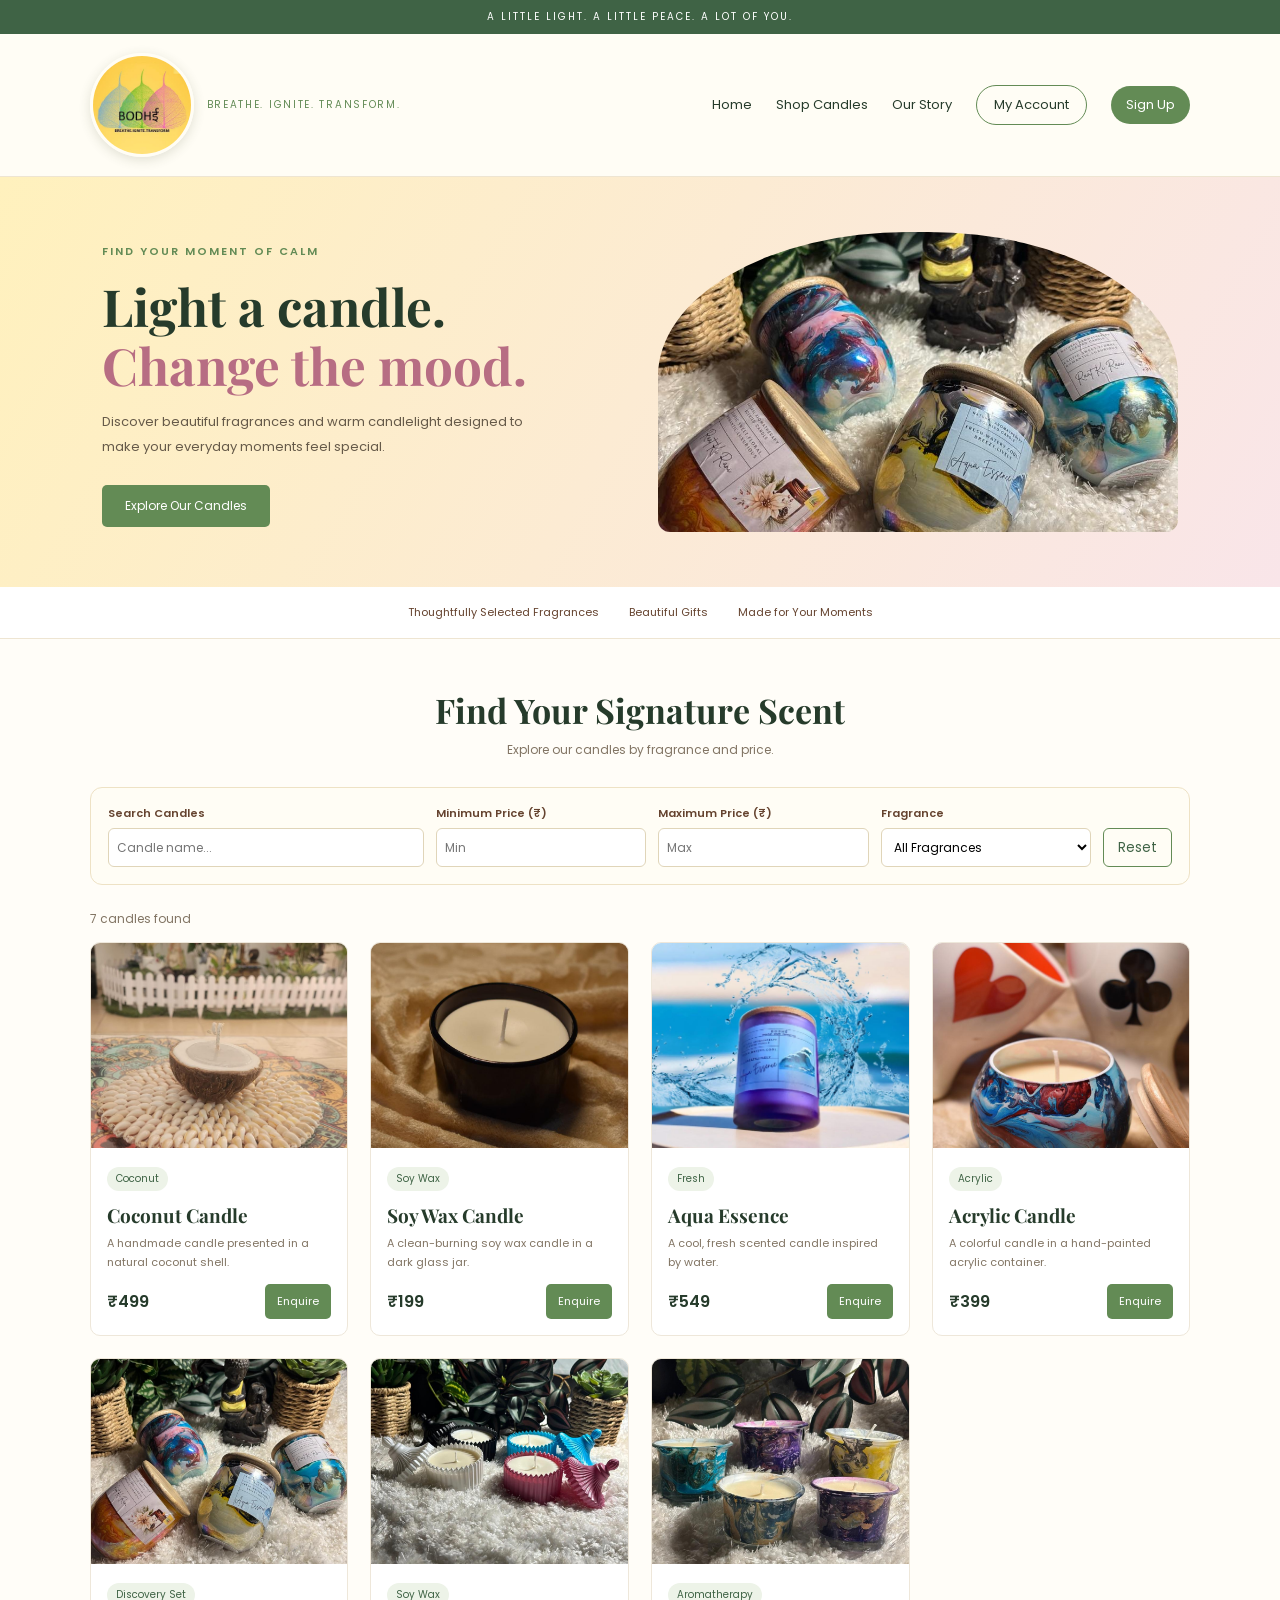
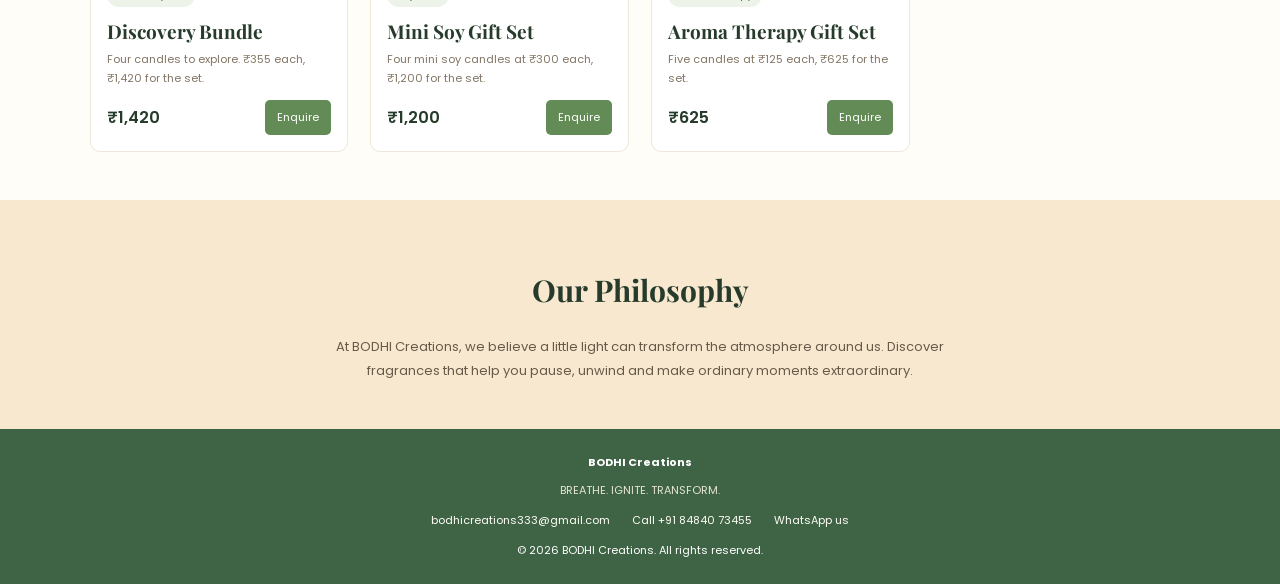
<file: index.html>
<!DOCTYPE html>
<html lang="en">
<head>
<meta charset="UTF-8">
<meta name="viewport" content="width=device-width, initial-scale=1.0">
<title>BODHI Creations | Breathe. Ignite. Transform.</title>

<link rel="preconnect" href="https://fonts.googleapis.com">
<link rel="preconnect" href="https://fonts.gstatic.com" crossorigin>
<link href="https://fonts.googleapis.com/css2?family=Poppins:wght@400;500;600;700&family=Playfair+Display:wght@500;600;700&display=swap" rel="stylesheet">

<link rel="stylesheet" href="styles.css">
</head>

<body class="storefront">

<div class="announcement">
    A LITTLE LIGHT. A LITTLE PEACE. A LOT OF YOU.
</div>

<header>
    <a href="index.html" class="brand">
        <img class="brand-logo" src="media/bodhi-logo.jpeg" alt="BODHI Creations">
        <p>BREATHE. IGNITE. TRANSFORM.</p>
    </a>

    <nav>
        <a href="#home">Home</a>
        <a href="#shop">Shop Candles</a>
        <a href="#about">Our Story</a>
        <a href="login.html" class="account-link">My Account</a>
        <a href="signup.html" class="signup-nav-link">Sign Up</a>

    </nav>
</header>

<main>
    <section class="hero" id="home">
        <div>
            <span class="eyebrow">FIND YOUR MOMENT OF CALM</span>
            <h2>Light a candle.<br><span>Change the mood.</span></h2>
            <p>
                Discover beautiful fragrances and warm candlelight
                designed to make your everyday moments feel special.
            </p>
            <a href="#shop" class="primary-button">Explore Our Candles</a>
        </div>

        <div class="hero-image">
            <img src="media/discovery-bundle.png" alt="BODHI candle collection arranged among greenery">
        </div>
    </section>

    <section class="benefits">
        <span>Thoughtfully Selected Fragrances</span>
        <span>Beautiful Gifts</span>
        <span>Made for Your Moments</span>
    </section>

    <section class="shop" id="shop">
        <div class="section-title">
            <h2>Find Your Signature Scent</h2>
            <p>Explore our candles by fragrance and price.</p>
        </div>

        <div class="filters">
            <div class="filter-group">
                <label for="search">Search Candles</label>
                <input type="search" id="search" placeholder="Candle name...">
            </div>

            <div class="filter-group">
                <label for="minPrice">Minimum Price (₹)</label>
                <input type="number" id="minPrice" min="0" placeholder="Min">
            </div>

            <div class="filter-group">
                <label for="maxPrice">Maximum Price (₹)</label>
                <input type="number" id="maxPrice" min="0" placeholder="Max">
            </div>

            <div class="filter-group">
                <label for="fragrance">Fragrance</label>
                <select id="fragrance">
                    <option value="">All Fragrances</option>
                    <option value="Floral">Floral</option>
                    <option value="Vanilla">Vanilla</option>
                    <option value="Coconut">Coconut</option>
                    <option value="Woody">Woody</option>
                    <option value="Citrus">Citrus</option>
                    <option value="Fresh">Fresh</option>
                    <option value="Fruity">Fruity</option>
                    <option value="Other">Other</option>
                </select>
            </div>

            <button type="button" class="reset-button" id="resetFilters">
                Reset
            </button>
        </div>

        <div class="results" id="resultCount" aria-live="polite"></div>

        <div class="product-grid" id="productGrid">

            <article class="product-card"
                     data-price="499" data-fragrance="Coconut">
                <div class="product-image">
                    <img src="media/coconut-candle.png" alt="Coconut candle in a natural coconut shell">
                </div>
                <div class="product-info">
                    <span class="fragrance-tag">Coconut</span>
                    <h3>Coconut Candle</h3>
                    <p>A handmade candle presented in a natural coconut shell.</p>
                    <div class="product-bottom">
                        <span class="price">₹499</span>
                        <button class="enquire-button" type="button"
                                data-product="Coconut Candle">Enquire</button>
                    </div>
                </div>
            </article>

            <article class="product-card"
                     data-price="199" data-fragrance="Other">
                <div class="product-image">
                    <img src="media/soy-wax-candle.png" alt="Soy wax candle in a dark glass jar">
                </div>
                <div class="product-info">
                    <span class="fragrance-tag">Soy Wax</span>
                    <h3>Soy Wax Candle</h3>
                    <p>A clean-burning soy wax candle in a dark glass jar.</p>
                    <div class="product-bottom">
                        <span class="price">₹199</span>
                        <button class="enquire-button" type="button"
                                data-product="Soy Wax Candle">Enquire</button>
                    </div>
                </div>
            </article>

            <article class="product-card"
                     data-price="549" data-fragrance="Fresh">
                <div class="product-image">
                    <img src="media/aqua-essence.png" alt="Purple Aqua Essence candle with a water splash backdrop">
                </div>
                <div class="product-info">
                    <span class="fragrance-tag">Fresh</span>
                    <h3>Aqua Essence</h3>
                    <p>A cool, fresh scented candle inspired by water.</p>
                    <div class="product-bottom">
                        <span class="price">₹549</span>
                        <button class="enquire-button" type="button"
                                data-product="Aqua Essence">Enquire</button>
                    </div>
                </div>
            </article>

            <article class="product-card"
                     data-price="399" data-fragrance="Other">
                <div class="product-image">
                    <img src="media/acrylic-candle.png" alt="Colorful acrylic candle in a marbled glass container">
                </div>
                <div class="product-info">
                    <span class="fragrance-tag">Acrylic</span>
                    <h3>Acrylic Candle</h3>
                    <p>A colorful candle in a hand-painted acrylic container.</p>
                    <div class="product-bottom">
                        <span class="price">₹399</span>
                        <button class="enquire-button" type="button"
                                data-product="Acrylic Candle">Enquire</button>
                    </div>
                </div>
            </article>

            <article class="product-card"
                     data-price="1420" data-fragrance="Other">
                <div class="product-image">
                    <img src="media/discovery-bundle.png" alt="Four candle discovery bundle">
                </div>
                <div class="product-info">
                    <span class="fragrance-tag">Discovery Set</span>
                    <h3>Discovery Bundle</h3>
                    <p>Four candles to explore. ₹355 each, ₹1,420 for the set.</p>
                    <div class="product-bottom">
                        <span class="price">₹1,420</span>
                        <button class="enquire-button" type="button"
                                data-product="Discovery Bundle">Enquire</button>
                    </div>
                </div>
            </article>

            <article class="product-card"
                     data-price="1200" data-fragrance="Other">
                <div class="product-image">
                    <img src="media/mini-soy-gift-set.png" alt="Four colorful mini soy candles in decorative holders">
                </div>
                <div class="product-info">
                    <span class="fragrance-tag">Soy Wax</span>
                    <h3>Mini Soy Gift Set</h3>
                    <p>Four mini soy candles at ₹300 each, ₹1,200 for the set.</p>
                    <div class="product-bottom">
                        <span class="price">₹1,200</span>
                        <button class="enquire-button" type="button"
                                data-product="Mini Soy Gift Set">Enquire</button>
                    </div>
                </div>
            </article>

            <article class="product-card"
                     data-price="625" data-fragrance="Other">
                <div class="product-image">
                    <img src="media/aroma-therapy-gift-set.png" alt="Five colorful aromatherapy candles in decorative jars">
                </div>
                <div class="product-info">
                    <span class="fragrance-tag">Aromatherapy</span>
                    <h3>Aroma Therapy Gift Set</h3>
                    <p>Five candles at ₹125 each, ₹625 for the set.</p>
                    <div class="product-bottom">
                        <span class="price">₹625</span>
                        <button class="enquire-button" type="button"
                                data-product="Aroma Therapy Gift Set">Enquire</button>
                    </div>
                </div>
            </article>

        </div>
    </section>

    <section class="about" id="about">
        <h2>Our Philosophy</h2>
        <p>
            At BODHI Creations, we believe a little light can transform
            the atmosphere around us. Discover fragrances that help you
            pause, unwind and make ordinary moments extraordinary.
        </p>
    </section>
</main>

<footer>
    <strong>BODHI Creations</strong>
    <p>BREATHE. IGNITE. TRANSFORM.</p>
    <div class="footer-contact" aria-label="Contact BODHI Creations">
        <a href="mailto:bodhicreations333@gmail.com">bodhicreations333@gmail.com</a>
        <a href="tel:+918484073455">Call +91 84840 73455</a>
        <a href="https://wa.me/918484073455" target="_blank" rel="noopener">WhatsApp us</a>
    </div>
    © 2026 BODHI Creations. All rights reserved.
</footer>

<script>
const cards = Array.from(document.querySelectorAll(".product-card"));
const search = document.getElementById("search");
const minPrice = document.getElementById("minPrice");
const maxPrice = document.getElementById("maxPrice");
const fragrance = document.getElementById("fragrance");
const resultCount = document.getElementById("resultCount");
const productGrid = document.getElementById("productGrid");

const emptyState = document.createElement("p");
emptyState.className = "empty-state";
emptyState.textContent = "No candles match your filters. Try changing your search.";
emptyState.hidden = true;
productGrid.appendChild(emptyState);

function filterProducts() {
    const query = search.value.trim().toLowerCase();
    const min = minPrice.value === "" ? 0 : Number(minPrice.value);
    const max = maxPrice.value === "" ? Infinity : Number(maxPrice.value);
    const scent = fragrance.value;
    let visible = 0;

    cards.forEach(card => {
        const name = card.querySelector("h3").textContent.toLowerCase();
        const description = card.querySelector(".product-info p").textContent.toLowerCase();
        const price = Number(card.dataset.price);
        const matchesSearch = name.includes(query) || description.includes(query);
        const matchesPrice = price >= min && price <= max;
        const matchesScent = !scent || card.dataset.fragrance === scent;
        const show = matchesSearch && matchesPrice && matchesScent;

        card.hidden = !show;
        if (show) visible++;
    });

    resultCount.textContent = visible + (visible === 1 ? " candle found" : " candles found");
    emptyState.hidden = visible !== 0;
}

[search, minPrice, maxPrice, fragrance].forEach(element => {
    element.addEventListener("input", filterProducts);
    element.addEventListener("change", filterProducts);
});

document.getElementById("resetFilters").addEventListener("click", () => {
    search.value = "";
    minPrice.value = "";
    maxPrice.value = "";
    fragrance.value = "";
    filterProducts();
});

document.querySelectorAll(".enquire-button").forEach(button => {
    button.addEventListener("click", () => {
        const subject = encodeURIComponent("Candle enquiry: " + button.dataset.product);
        window.location.href = "mailto:bodhicreations333@gmail.com?subject=" + subject;
    });
});

filterProducts();
</script>

</body>
</html>
</file>
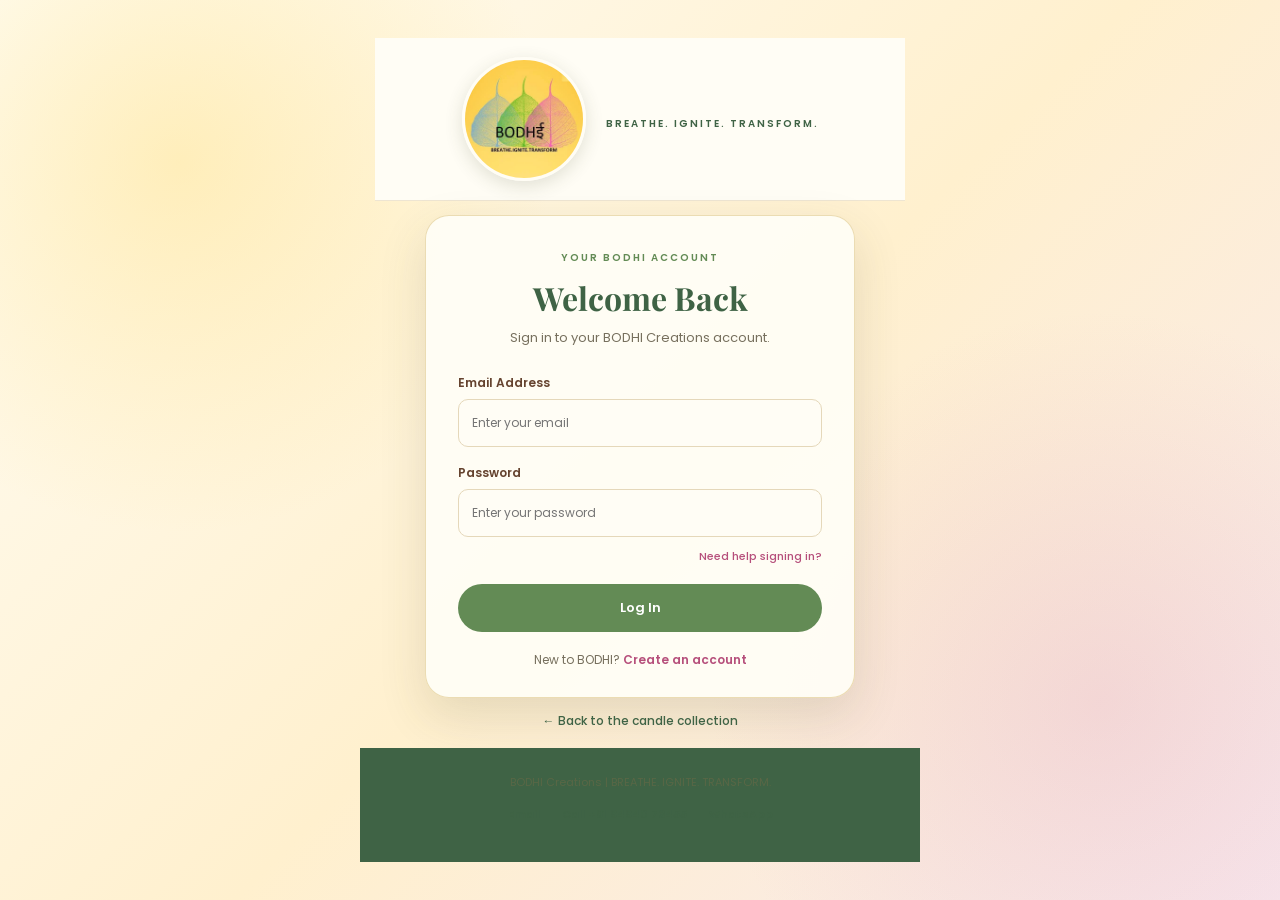
<file: login.html>
<!DOCTYPE html>
<html lang="en">
<head>
<meta charset="UTF-8">
<meta name="viewport" content="width=device-width, initial-scale=1.0">
<title>BODHI Creations | Login</title>

<link rel="preconnect" href="https://fonts.googleapis.com">
<link rel="preconnect" href="https://fonts.gstatic.com" crossorigin>
<link href="https://fonts.googleapis.com/css2?family=Poppins:wght@400;500;600;700&family=Playfair+Display:wght@500;600;700&display=swap" rel="stylesheet">

<link rel="stylesheet" href="styles.css">
</head>

<body class="login-page">

<header class="login-header">
    <a href="index.html" class="login-brand">
        <img class="login-logo" src="media/bodhi-logo.jpeg" alt="BODHI Creations">
    </a>
    <p class="tagline">BREATHE. IGNITE. TRANSFORM.</p>
</header>

<main class="login-main">
    <form class="account-form" action="#" method="post">
        <span class="login-kicker">YOUR BODHI ACCOUNT</span>
        <h2>Welcome Back</h2>
        <p class="subtitle">Sign in to your BODHI Creations account.</p>

        <label for="email">Email Address</label>
        <input
            type="email"
            id="email"
            name="email"
            autocomplete="username"
            placeholder="Enter your email"
            required
        >

        <label for="password">Password</label>
        <input
            type="password"
            id="password"
            name="password"
            autocomplete="current-password"
            placeholder="Enter your password"
            required
        >

        <a class="forgot" href="mailto:bodhicreations333@gmail.com?subject=Password%20help">
            Need help signing in?
        </a>

        <button type="submit" class="submit-button">Log In</button>

        <p class="switch">
            New to BODHI? <a href="signup.html">Create an account</a>
        </p>
    </form>
    <a class="back-to-shop" href="index.html#shop">← Back to the candle collection</a>
</main>

<footer>
    <span>BODHI Creations | BREATHE. IGNITE. TRANSFORM.</span>
    <div class="footer-contact" aria-label="Contact BODHI Creations">
        <a href="mailto:bodhicreations333@gmail.com">Email</a>
        <a href="tel:+918484073455">Call +91 84840 73455</a>
        <a href="https://wa.me/918484073455" target="_blank" rel="noopener">WhatsApp</a>
    </div>
</footer>

</body>
</html>
</file>
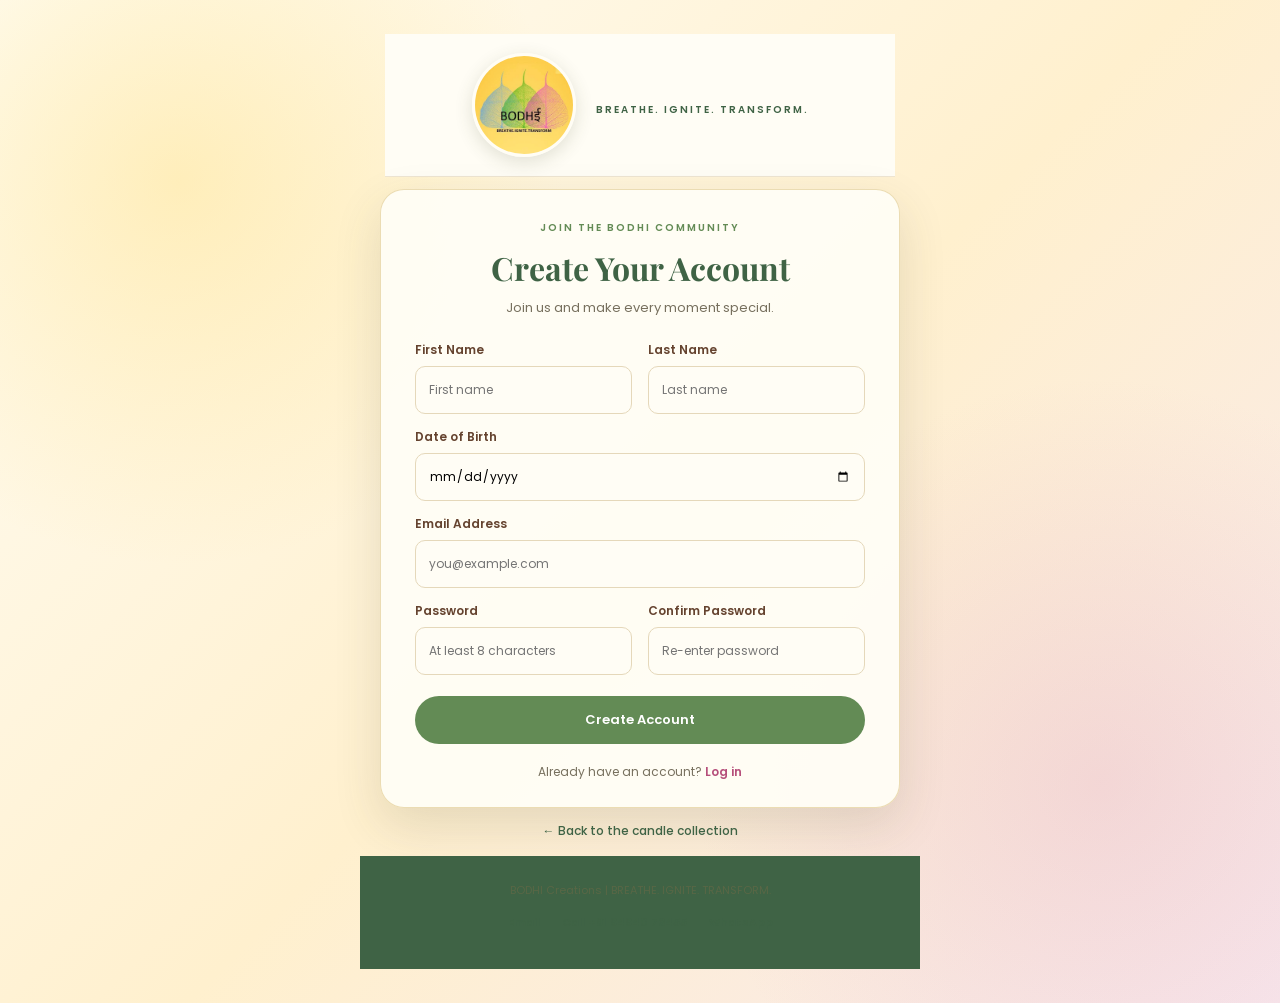
<file: signup.html>
<!DOCTYPE html>
<html lang="en">
<head>
<meta charset="UTF-8">
<meta name="viewport" content="width=device-width, initial-scale=1.0">
<title>BODHI Creations | Create Account</title>

<link rel="preconnect" href="https://fonts.googleapis.com">
<link rel="preconnect" href="https://fonts.gstatic.com" crossorigin>
<link href="https://fonts.googleapis.com/css2?family=Poppins:wght@400;500;600;700&family=Playfair+Display:wght@500;600;700&display=swap" rel="stylesheet">
<link rel="stylesheet" href="styles.css">
</head>

<body class="login-page signup-page">
<header class="login-header">
    <a href="index.html" class="login-brand">
        <img class="login-logo" src="media/bodhi-logo.jpeg" alt="BODHI Creations">
    </a>
    <p class="tagline">BREATHE. IGNITE. TRANSFORM.</p>
</header>

<main class="login-main">
    <form class="account-form signup-form" id="signupForm" action="#" method="post">
        <span class="login-kicker">JOIN THE BODHI COMMUNITY</span>
        <h2>Create Your Account</h2>
        <p class="subtitle">Join us and make every moment special.</p>

        <div class="signup-fields">
            <div class="signup-field">
                <label for="firstName">First Name</label>
                <input type="text" id="firstName" name="firstName" autocomplete="given-name" placeholder="First name" required>
            </div>
            <div class="signup-field">
                <label for="lastName">Last Name</label>
                <input type="text" id="lastName" name="lastName" autocomplete="family-name" placeholder="Last name" required>
            </div>
            <div class="signup-field signup-field-wide signup-dob-field">
                <label for="dob">Date of Birth</label>
                <input type="date" id="dob" name="dob" autocomplete="bday" required>
            </div>
            <div class="signup-field signup-field-wide">
                <label for="signupEmail">Email Address</label>
                <input type="email" id="signupEmail" name="email" autocomplete="email" placeholder="you@example.com" required>
            </div>
            <div class="signup-field">
                <label for="signupPassword">Password</label>
                <input type="password" id="signupPassword" name="password" autocomplete="new-password" minlength="8" placeholder="At least 8 characters" required>
            </div>
            <div class="signup-field">
                <label for="confirmPassword">Confirm Password</label>
                <input type="password" id="confirmPassword" name="confirmPassword" autocomplete="new-password" minlength="8" placeholder="Re-enter password" required>
            </div>
        </div>

        <button type="submit" class="submit-button">Create Account</button>
        <p class="switch">Already have an account? <a href="login.html">Log in</a></p>
    </form>
    <a class="back-to-shop" href="index.html#shop">← Back to the candle collection</a>
</main>

<footer>
    <span>BODHI Creations | BREATHE. IGNITE. TRANSFORM.</span>
    <div class="footer-contact" aria-label="Contact BODHI Creations">
        <a href="mailto:bodhicreations333@gmail.com">Email</a>
        <a href="tel:+918484073455">Call +91 84840 73455</a>
        <a href="https://wa.me/918484073455" target="_blank" rel="noopener">WhatsApp</a>
    </div>
</footer>

</body>
</html>
</file>
<file: styles.css>
:root{
    --gold: #ffda68;
    --gold-light: #fff0b8;
    --green: #638b55;
    --green-dark: #3f6345;
    --pink: #d98eaa;
    --pink-light: #f8e2eb;
    --cream: #fffdf5;
    --brown: #65432f;
    --text: #263b2b;
}

*{ box-sizing: border-box; }

html{
    scroll-behavior: smooth;
}

body{
    margin: 0;
    background: #fffdf8;
    color: var(--text);
    font-family: 'Poppins', sans-serif;
}

a{
    color: inherit;
    text-decoration: none;
}

.announcement{
    background: var(--green-dark);
    color: white;
    text-align: center;
    padding: 9px;
    font-size: 10px;
    letter-spacing: 2px;
}






header{
    background: var(--cream);
    padding: 19px 7%;
    display: flex;
    align-items: center;
    justify-content: space-between;
    gap: 20px;
    border-bottom: 1px solid #eee5d2;
}

.brand h1{
    font-family: 'Playfair Display', serif;
    font-size: 29px;
    margin: 0;
}

.brand-logo{
    display: block;
    width: 104px;
    height: 104px;
    max-width: 32vw;
    object-fit: cover;
    object-position: center;
    border: 3px solid #fffdf5;
    border-radius: 50%;
    box-shadow: 0 3px 12px rgba(69, 73, 44, 0.16);
}

.brand{
    display: flex;
    align-items: center;
    gap: 13px;
}

.brand p{
    font-size: 10px;
    letter-spacing: 1.7px;
    color: var(--green);
    margin: 0;
}





nav{
    display: flex;
    align-items: center;
    gap: 24px;
    font-size: 13px;
}

nav a:hover{ color: var(--pink); }

.account-link{
    border: 1px solid var(--green);
    border-radius: 30px;
    padding: 9px 17px;
}

.signup-nav-link{
    padding: 9px 15px;
    border-radius: 30px;
    background: var(--green);
    color: white;
}

.signup-nav-link:hover{ background: var(--green-dark); color: white; }

.hero{
    display: grid;
    grid-template-columns: 1fr 1fr;
    align-items: center;
    gap: 35px;
    padding: 55px 8%;
    background: linear-gradient(120deg, #fff1bd, #f9e5e9);
}

.eyebrow{
    color: var(--green);
    font-size: 11px;
    font-weight: 600;
    letter-spacing: 2px;
}

.hero h2{
    font-family: 'Playfair Display', serif;
    font-size: clamp(36px, 4vw, 53px);
    line-height: 1.15;
    margin: 15px 0;
}

.hero h2 span{ color: #b76d83; }

.hero p{
    max-width: 440px;
    font-size: 13px;
    line-height: 1.9;
    color: #665a49;
}

.primary-button{
    display: inline-block;
    background: var(--green);
    color: white;
    padding: 12px 23px;
    border-radius: 5px;
    margin-top: 12px;
    font-size: 12px;
}

.primary-button:hover{ background: var(--green-dark); }

.hero-image{
    min-height: 280px;
    background: radial-gradient(circle, #fffdf5, #e8c9a9);
    border-radius: 48% 48% 12px 12px;
    display: flex;
    justify-content: center;
    align-items: center;
    overflow: hidden;
}

.hero-image img{
    width: 100%;
    height: 300px;
    object-fit: cover;
}

.hero-placeholder{ font-size: 100px; }

.benefits{
    display: flex;
    justify-content: center;
    flex-wrap: wrap;
    gap: 30px;
    padding: 17px;
    background: white;
    border-bottom: 1px solid #eee5d2;
    color: var(--brown);
    font-size: 11px;
}

.shop{ padding: 48px 7%; }

.section-title{ text-align: center; }

.section-title h2{
    font-family: 'Playfair Display', serif;
    font-size: 34px;
    margin: 0 0 8px;
}

.section-title p{
    font-size: 12px;
    color: #827564;
    margin: 0 0 28px;
}

.filters{
    display: grid;
    grid-template-columns: 1.5fr 1fr 1fr 1fr auto;
    align-items: end;
    gap: 12px;
    max-width: 1150px;
    margin: 0 auto 25px;
    padding: 17px;
    background: var(--cream);
    border: 1px solid #eee2c5;
    border-radius: 12px;
}

.filter-group label{
    display: block;
    font-size: 11px;
    font-weight: 600;
    color: var(--brown);
    margin-bottom: 6px;
}

.filter-group input,
.filter-group select{
    width: 100%;
    height: 39px;
    padding: 8px;
    border: 1px solid #e0d5b9;
    border-radius: 6px;
    background: white;
    font-family: inherit;
    font-size: 12px;
}

.reset-button{
    height: 39px;
    padding: 0 14px;
    background: transparent;
    border: 1px solid var(--green);
    border-radius: 6px;
    color: var(--green-dark);
    cursor: pointer;
    font-family: inherit;
}

.reset-button:hover{
    background: var(--green);
    color: white;
}

.results{
    max-width: 1150px;
    margin: 0 auto 14px;
    font-size: 12px;
    color: #827564;
}

.product-grid{
    display: grid;
    grid-template-columns: repeat(4, minmax(0, 1fr));
    gap: 22px;
}

.product-card{
    min-width: 0;
    overflow: hidden;
    background: white;
    border: 1px solid #eee7da;
    border-radius: 10px;
}








.product-card:hover{
    box-shadow: 0 4px 12px #3d4a3215;
}

.product-card[hidden]{ display: none; }

.product-image{
    height: 205px;
    background: linear-gradient(135deg, #f8ebd3, #f5dce4);
    display: flex;
    align-items: center;
    justify-content: center;
    overflow: hidden;
}

.product-image img{
    width: 100%;
    height: 100%;
    object-fit: cover;
}

.candle-placeholder{ font-size: 65px; }

.product-info{ padding: 16px; }

.fragrance-tag{
    display: inline-block;
    padding: 4px 9px;
    border-radius: 20px;
    background: #edf3e8;
    color: var(--green-dark);
    font-size: 10px;
}

.product-info h3{
    font-family: 'Playfair Display', serif;
    font-size: 19px;
    margin: 11px 0 6px;
}

.product-info p{
    font-size: 11px;
    line-height: 1.7;
    color: #827564;
    min-height: 38px;
    margin: 0 0 12px;
}

.product-bottom{
    display: flex;
    justify-content: space-between;
    align-items: center;
    gap: 8px;
}

.price{
    font-size: 16px;
    font-weight: 600;
}

.enquire-button{
    padding: 9px 12px;
    border: none;
    border-radius: 5px;
    background: var(--green);
    color: white;
    font-family: inherit;
    font-size: 11px;
    cursor: pointer;
}

.enquire-button:hover{ background: var(--green-dark); }



































































.empty-state{
    grid-column: 1 / -1;
    text-align: center;
    padding: 35px 10px;
    color: #827564;
    font-size: 13px;
}

.about{
    text-align: center;
    padding: 45px 8%;
    background: #f8e8d0;
}

.about h2{
    font-family: 'Playfair Display', serif;
    font-size: 30px;
}

.about p{
    max-width: 650px;
    margin: auto;
    font-size: 13px;
    line-height: 1.9;
    color: #665a49;
}

footer{
    padding: 25px 15px;
    text-align: center;
    background: var(--green-dark);
    color: white;
    font-size: 11px;
}

footer p{ color: #e7e4d8; }

@media (max-width: 1000px){
    .product-grid{ grid-template-columns: repeat(2, minmax(0, 1fr)); }
    .filters{ grid-template-columns: repeat(2, minmax(0, 1fr)); }
}

@media (max-width: 600px){
    header{
        flex-direction: column;
        padding: 18px;
        gap: 14px;
    }

    nav{
        justify-content: center;
        flex-wrap: wrap;
        gap: 14px;
    }

    .hero{
        grid-template-columns: 1fr;
        padding: 35px 22px;
    }

    .hero-image{ min-height: 200px; }
    .hero-image img{ height: 220px; }

    .shop{ padding: 35px 15px; }
    .filters{ grid-template-columns: 1fr 1fr; gap: 10px; }
    .product-grid{ gap: 12px; }
    .product-image{ height: 155px; }
    .product-info{ padding: 12px; }
    .product-info h3{ font-size: 16px; }
    .product-bottom{ align-items: flex-start; flex-direction: column; }
    .enquire-button{ width: 100%; }
}





@media (max-width: 360px){
    .product-grid{ grid-template-columns: 1fr; }
}

body.login-page *{
    box-sizing: border-box;
}
body.login-page{
    min-height: 100vh;
    margin: 0;
    padding: 20px;
    display: flex;
    flex-direction: column;
    align-items: center;
    justify-content: center;
    background: linear-gradient(135deg, #ffda68, #fff0b8, #f8e2eb);
    font-family: 'Poppins', sans-serif;
    color: #263b2b;
}
body.login-page header{
    text-align: center;
    margin-bottom: 20px;
}
body.login-page h1{
    font-family: 'Playfair Display', serif;
    font-size: 32px;
    margin: 0 0 4px;
}
body.login-page .tagline{
    color: #3f6345;
    font-size: 11px;
    font-weight: 600;
    letter-spacing: 1.5px;
    margin: 0;
}
body.login-page .account-form{
    width: 100%;
    max-width: 360px;
    padding: 26px;
    background: #fff;
    border: 1px solid #f7dce7;
    border-radius: 18px;
    box-shadow: 0 6px 22px rgba(69, 73, 44, 0.12);
}
body.login-page h2{
    font-family: 'Playfair Display', serif;
    font-size: 26px;
    color: #3f6345;
    text-align: center;
    margin: 0 0 5px;
}
body.login-page .subtitle{
    font-size: 12px;
    color: #77705e;
    text-align: center;
    margin: 0 0 22px;
}
body.login-page label{
    display: block;
    color: #65432f;
    font-size: 12px;
    font-weight: 600;
    margin-bottom: 5px;
}
body.login-page input{
    display: block;
    width: 100%;
    height: 40px;
    padding: 9px 11px;
    margin-bottom: 17px;
    border: 1px solid #e6d5a3;
    border-radius: 8px;
    background: #fffdf5;
    font-family: 'Poppins', sans-serif;
    font-size: 12px;
}
body.login-page input:focus{
    outline: 2px solid rgba(99, 139, 85, 0.15);
    border-color: #638b55;
}
body.login-page .forgot{
    display: block;
    text-align: right;
    color: #b64f7b;
    font-size: 11px;
    text-decoration: none;
    margin: -7px 0 16px;
}
body.login-page .submit-button{
    width: 100%;
    padding: 12px;
    border: none;
    border-radius: 8px;
    background: #638b55;
    color: white;
    font-family: 'Poppins', sans-serif;
    font-size: 13px;
    font-weight: 600;
    cursor: pointer;
}
body.login-page .submit-button:hover{
    background: #3f6345;
}
body.login-page .switch{
    text-align: center;
    font-size: 11px;
    margin: 17px 0 0;
}
body.login-page a{
    color: #b64f7b;
    font-weight: 600;
    text-decoration: none;
}
body.login-page a:hover{
    text-decoration: underline;
}
body.login-page footer{
    text-align: center;
    color: #596746;
    font-size: 11px;
    margin-top: 18px;
}
@media (max-width: 420px){
    body.login-page h1{
        font-size: 28px;
    }
    body.login-page .account-form{
        padding: 22px 20px;
    }
}

    body.login-page .login-brand{
        color: inherit;
    }

    body.login-page .login-logo{
        display: block;
        width: 148px;
        height: 148px;
        max-width: 70vw;
        object-fit: cover;
        object-position: center;
        border: 4px solid #fffdf5;
        border-radius: 50%;
        box-shadow: 0 5px 18px rgba(69, 73, 44, 0.16);
        margin: 0 auto;
    }

body.storefront .footer-contact,
body.login-page .footer-contact{
    display: flex;
    justify-content: center;
    flex-wrap: wrap;
    gap: 9px 22px;
    margin: 13px 0;
}

body.storefront .footer-contact a{
    color: #fffdf5;
    text-decoration: none;
}

body.login-page .footer-contact a{
    color: var(--green-dark);
    text-decoration: none;
}

body.storefront .footer-contact a:hover,
body.login-page .footer-contact a:hover{
    text-decoration: underline;
}

body.login-page{
    gap: 14px;
    padding: 34px 20px;
    background:
        radial-gradient(circle at 14% 18%, rgba(255, 218, 104, 0.36), transparent 28%),
        radial-gradient(circle at 86% 78%, rgba(217, 142, 170, 0.22), transparent 30%),
        linear-gradient(135deg, #fffdf5, #fff0ce 52%, #f8e8ed);
}

body.login-page .login-header{
    margin: 0;
}

body.login-page .login-logo{
    width: 124px;
    height: 124px;
    border-width: 3px;
}

body.login-page .tagline{
    margin-top: 10px;
    color: var(--green-dark);
    font-size: 10px;
    letter-spacing: 2px;
}

body.login-page .login-main{
    display: grid;
    justify-items: center;
    gap: 14px;
    width: min(100%, 430px);
}

body.login-page .account-form{
    max-width: none;
    padding: 34px 32px 28px;
    border: 1px solid rgba(230, 213, 163, 0.8);
    border-radius: 24px;
    background: rgba(255, 253, 245, 0.96);
    box-shadow: 0 18px 48px rgba(69, 73, 44, 0.14);
}

body.login-page .login-kicker{
    display: block;
    margin-bottom: 10px;
    color: var(--green);
    font-size: 10px;
    font-weight: 600;
    letter-spacing: 2px;
    text-align: center;
}

body.login-page .account-form h2{
    margin-bottom: 8px;
    font-size: 32px;
}

body.login-page .subtitle{
    margin-bottom: 25px;
    font-size: 13px;
    line-height: 1.7;
}

body.login-page label{
    margin-bottom: 7px;
}

body.login-page input{
    height: 48px;
    padding: 11px 13px;
    border-color: #e5d8ba;
    border-radius: 10px;
}

body.login-page input:focus{
    outline: none;
    border-color: var(--green);
    box-shadow: 0 0 0 4px rgba(99, 139, 85, 0.13);
}

body.login-page .forgot{
    margin: -6px 0 19px;
    font-weight: 500;
}

body.login-page .submit-button{
    min-height: 48px;
    border-radius: 999px;
}

body.login-page .submit-button:hover{
    background: var(--green-dark);
    transform: translateY(-1px);
}

body.login-page .switch{
    margin-top: 19px;
    color: #77705e;
    font-size: 12px;
}

body.login-page .back-to-shop{
    color: var(--green-dark);
    font-size: 12px;
    font-weight: 500;
    text-decoration: none;
}

body.login-page .back-to-shop:hover{ text-decoration: underline; }

body.login-page footer{
    width: min(100%, 560px);
    margin-top: 4px;
    color: #596746;
    font-size: 11px;
    line-height: 1.7;
}

@media (max-width: 420px){
    body.login-page{ padding: 24px 16px; }
    body.login-page .account-form{ padding: 29px 22px 24px; }
    body.login-page .account-form h2{ font-size: 29px; }
}

body.signup-page{
    justify-content: flex-start;
    gap: 12px;
}

body.signup-page .login-logo{
    width: 104px;
    height: 104px;
}

body.signup-page .login-main{
    width: min(100%, 520px);
}

body.signup-page .signup-form{
    width: 100%;
    padding: 30px 34px 26px;
}

body.signup-page .signup-form .subtitle{
    margin-bottom: 22px;
}

body.signup-page .signup-fields{
    display: grid;
    grid-template-columns: repeat(2, minmax(0, 1fr));
    column-gap: 16px;
}

body.signup-page .signup-field{ min-width: 0; }
body.signup-page .signup-field-wide{ grid-column: 1 / -1; }
body.signup-page .signup-dob-field{ justify-self: center; width: 100%; }
body.signup-page .signup-field input{ margin-bottom: 14px; }
body.signup-page .signup-form .submit-button{ margin-top: 7px; }

@media (max-width: 520px){
    body.signup-page .signup-form{ padding: 26px 22px 23px; }
    body.signup-page .signup-fields{ grid-template-columns: 1fr; }
    body.signup-page .signup-field-wide{ grid-column: auto; }
}
</file>
